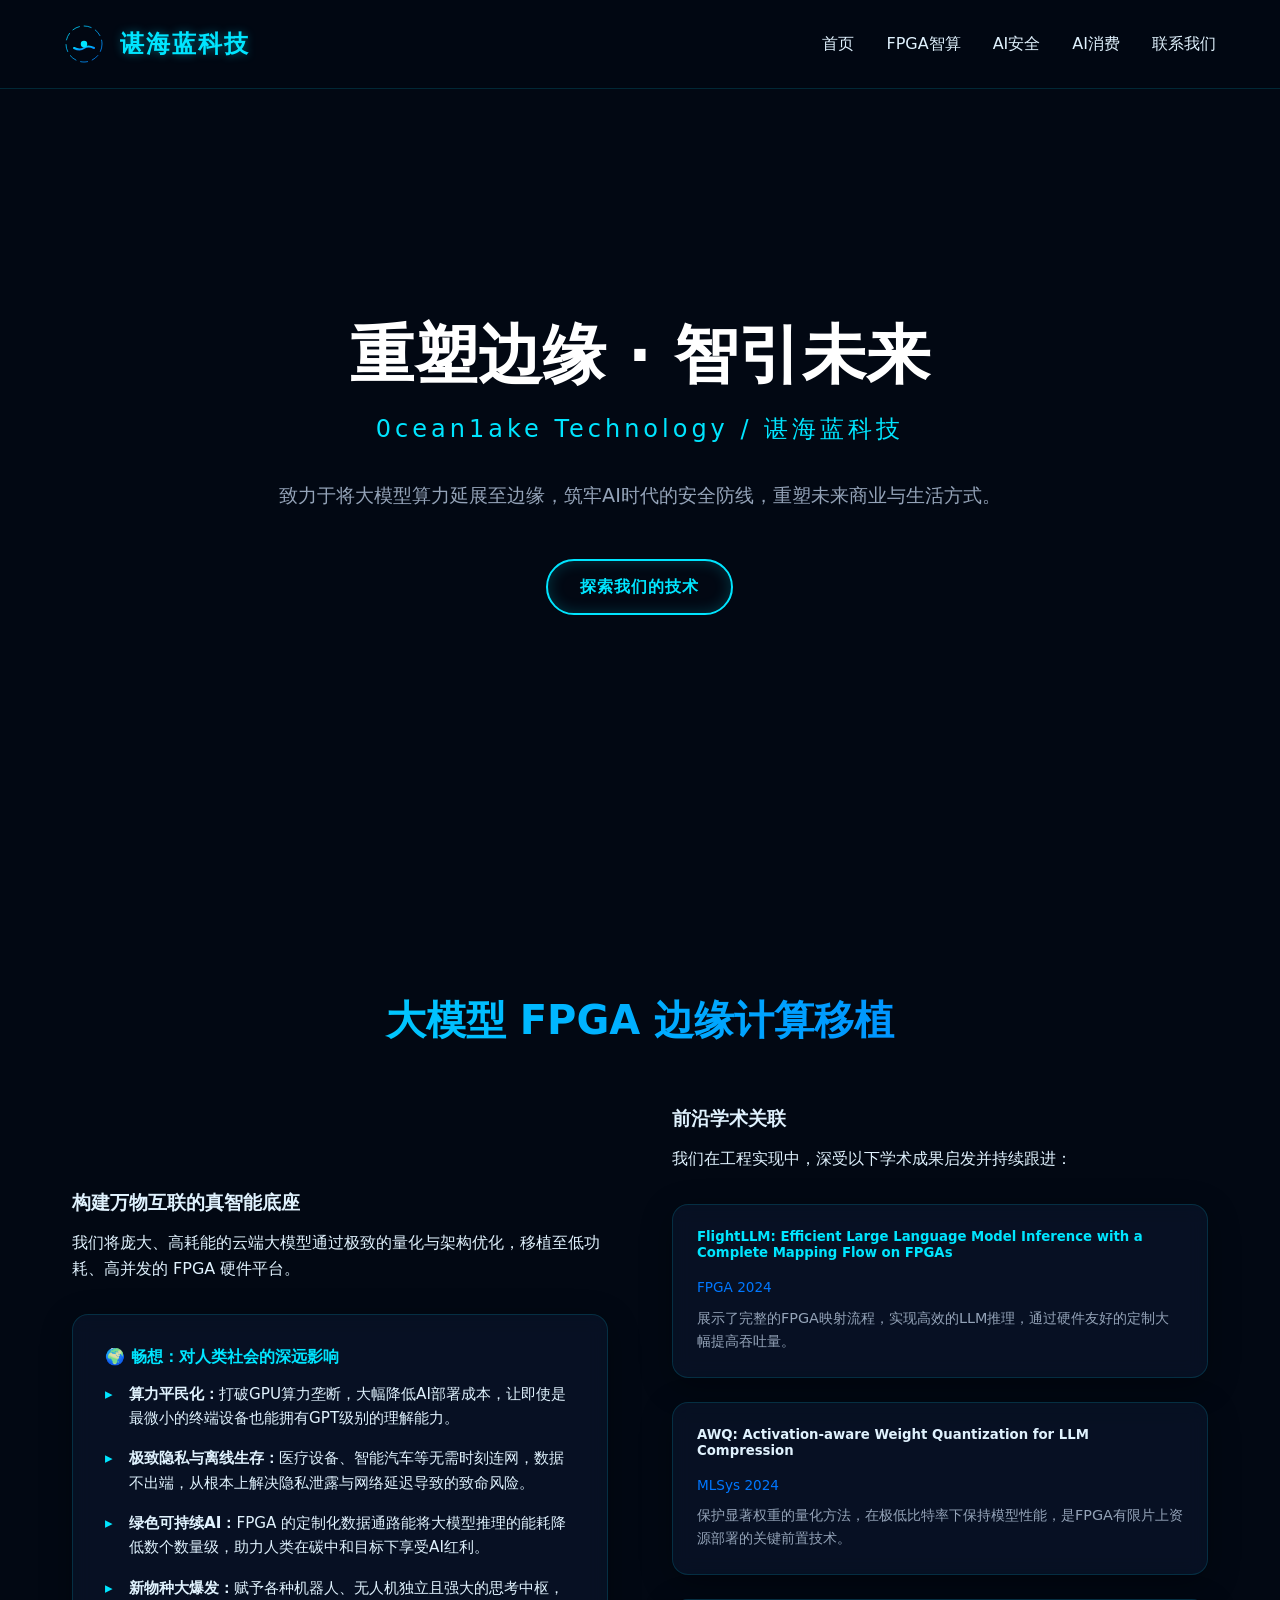
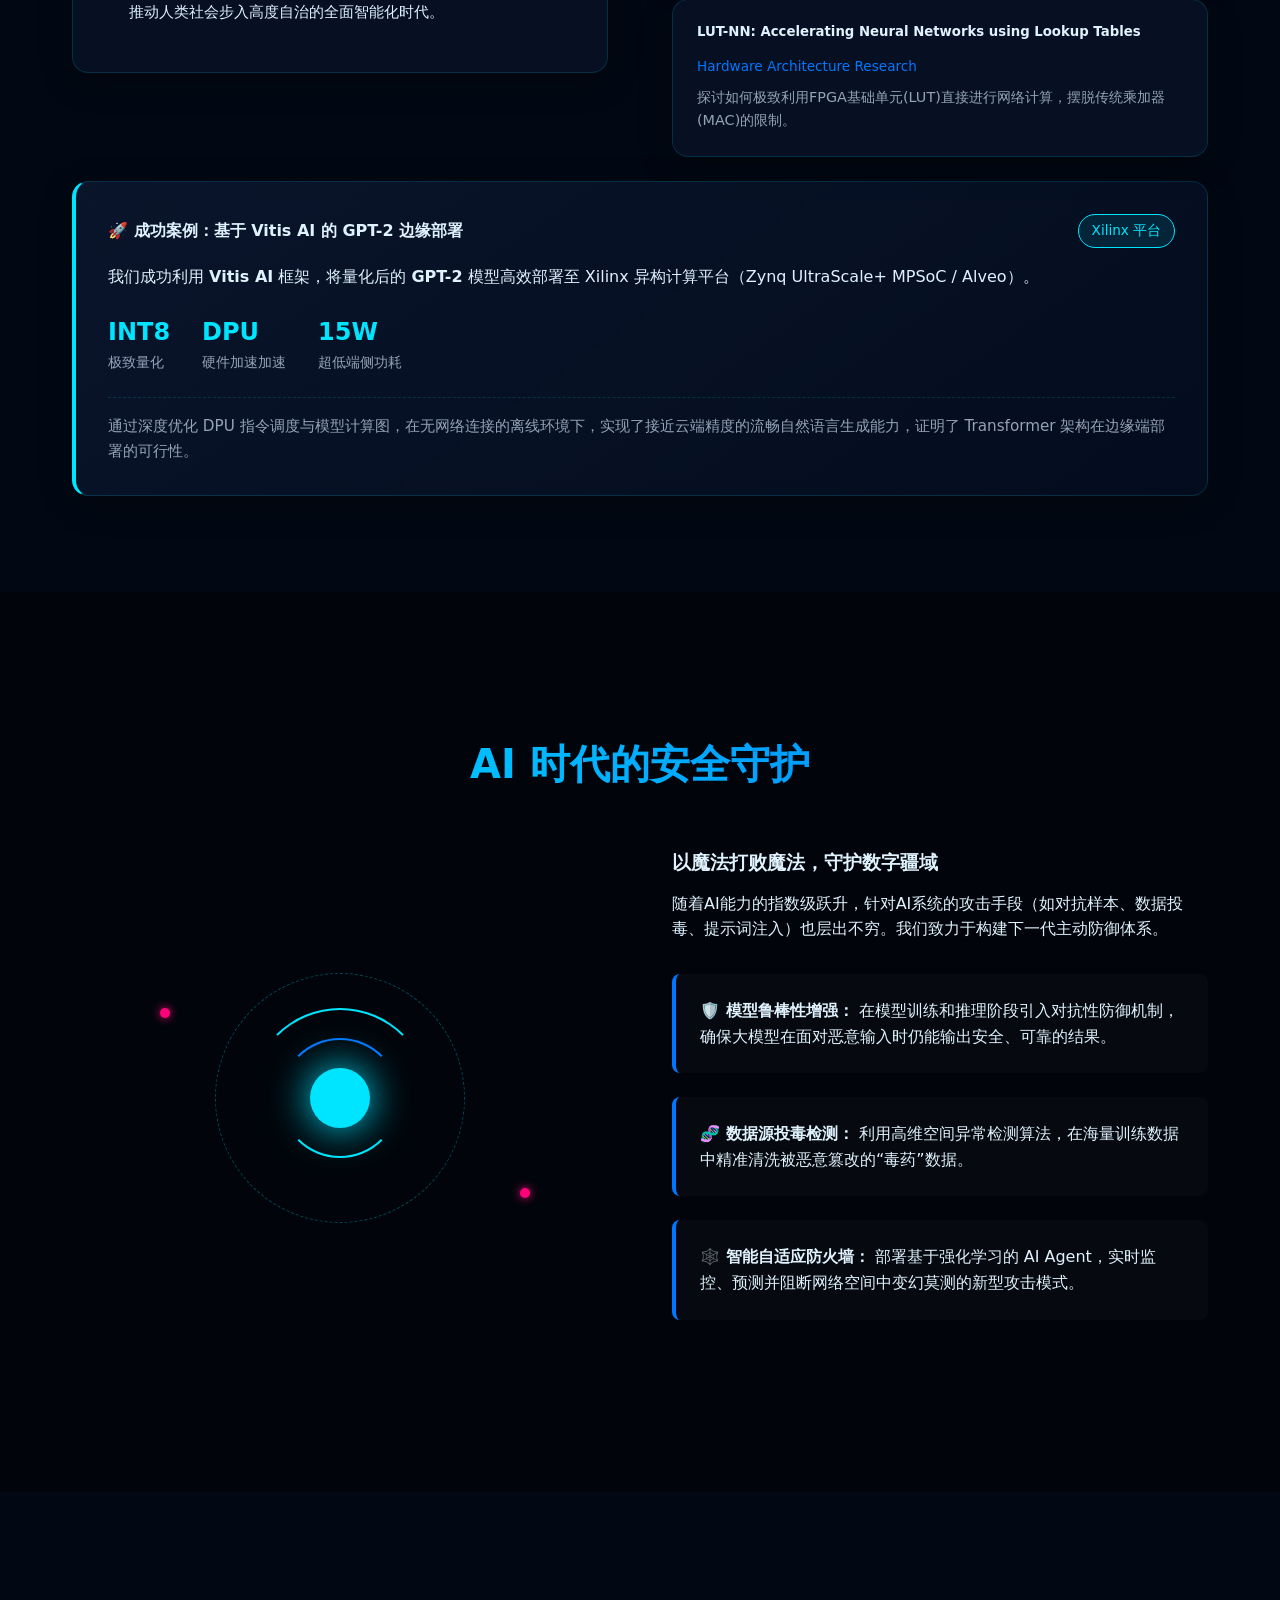
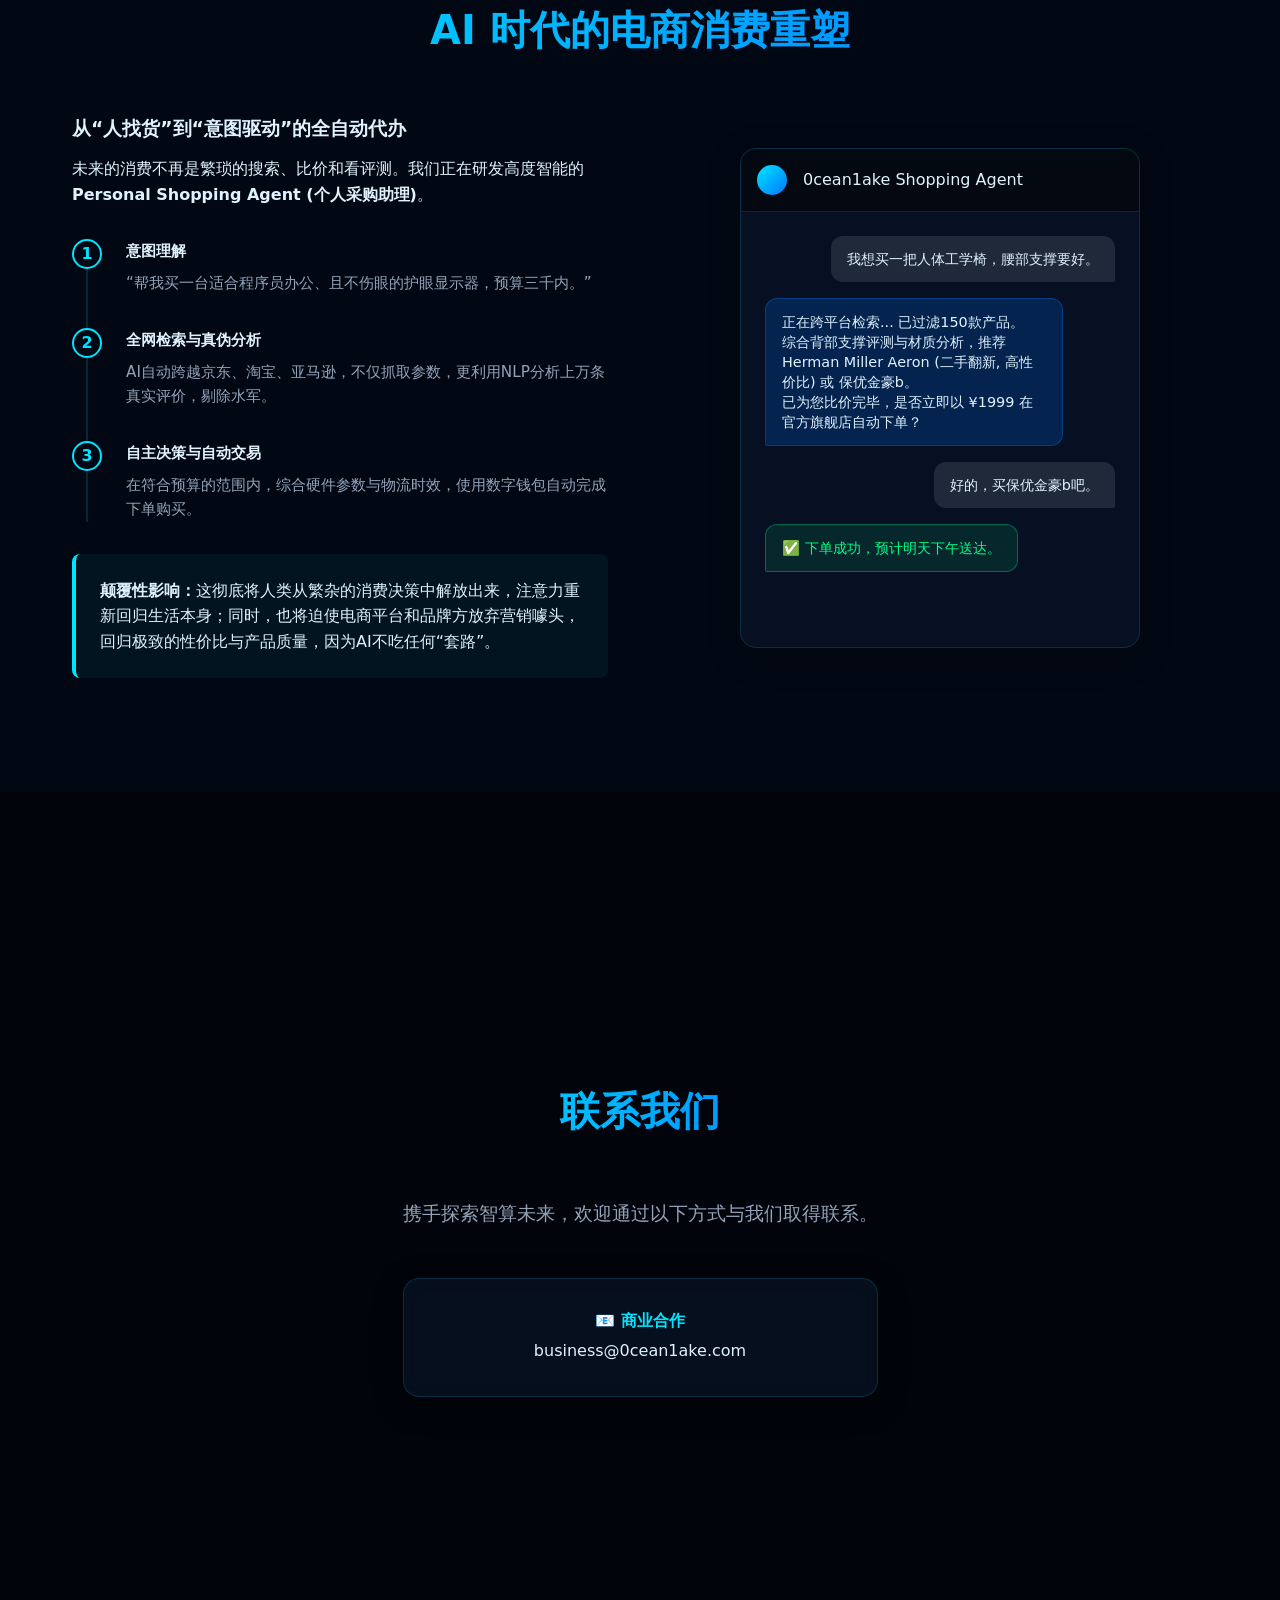
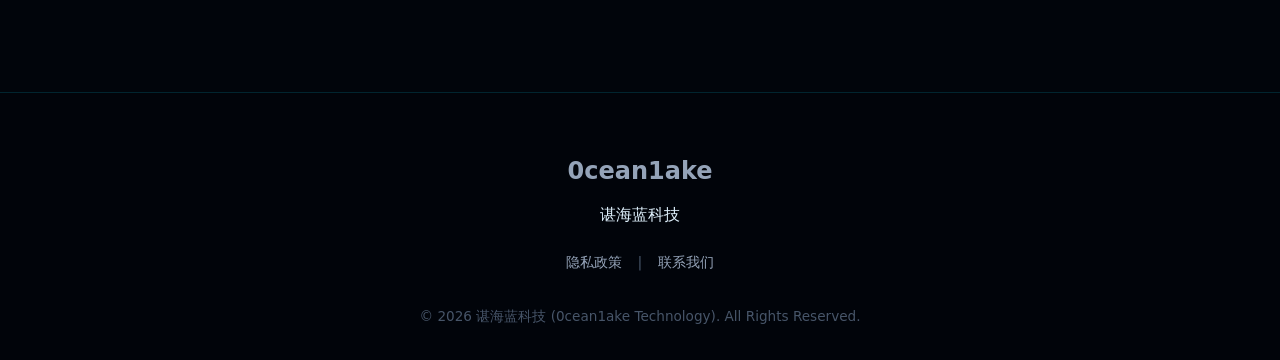
<file: index.html>
<!DOCTYPE html>
<html lang="zh-CN">
<head>
    <meta charset="UTF-8">
    <meta name="viewport" content="width=device-width, initial-scale=1.0">
    <title>谌海蓝科技 - 0cean1ake Technology</title>
    <link rel="icon" type="image/svg+xml" href="data:image/svg+xml,<svg xmlns=%22http://www.w3.org/2000/svg%22 viewBox=%220 0 100 100%22><circle cx=%2250%22 cy=%2250%22 r=%2245%22 fill=%22none%22 stroke=%22%2300e5ff%22 stroke-width=%228%22/><circle cx=%2250%22 cy=%2250%22 r=%2215%22 fill=%22%2300e5ff%22/></svg>">
    <link rel="stylesheet" href="styles.css">
</head>
<body>
    <div id="particles"></div>
    
    <header class="navbar">
        <div class="logo">
            <svg class="logo-svg" viewBox="0 0 100 100" xmlns="http://www.w3.org/2000/svg">
                <defs>
                    <linearGradient id="logo-grad" x1="0%" y1="0%" x2="100%" y2="100%">
                        <stop offset="0%" style="stop-color:var(--primary-color);stop-opacity:1" />
                        <stop offset="100%" style="stop-color:var(--secondary-color);stop-opacity:1" />
                    </linearGradient>
                </defs>
                <!-- Outer Ring -->
                <circle cx="50" cy="50" r="45" fill="none" stroke="url(#logo-grad)" stroke-width="2" stroke-dasharray="20 10" />
                <!-- Wave/Lake Motif -->
                <path d="M25 60 Q40 40 50 60 T75 60" fill="none" stroke="url(#logo-grad)" stroke-width="5" stroke-linecap="round">
                    <animate attributeName="d" values="M25 60 Q40 40 50 60 T75 60; M25 60 Q40 80 50 60 T75 60; M25 60 Q40 40 50 60 T75 60" dur="3s" repeatCount="indefinite" />
                </path>
                <!-- Central Dot/Core -->
                <circle cx="50" cy="50" r="8" fill="var(--primary-color)">
                    <animate attributeName="r" values="8;10;8" dur="2s" repeatCount="indefinite" />
                </circle>
            </svg>
            <span>谌海蓝科技</span>
        </div>
        <nav>
            <ul>
                <li><a href="#hero">首页</a></li>
                <li><a href="#fpga">FPGA智算</a></li>
                <li><a href="#security">AI安全</a></li>
                <li><a href="#ecommerce">AI消费</a></li>
                <li><a href="#contact">联系我们</a></li>
            </ul>
        </nav>
    </header>

    <main>
        <!-- 首屏 -->
        <section id="hero" class="hero section">
            <div class="hero-content fade-in">
                <h1 class="glitch" data-text="重塑边缘 · 智引未来">重塑边缘 · 智引未来</h1>
                <p class="subtitle">0cean1ake Technology / 谌海蓝科技</p>
                <p class="description">
                    致力于将大模型算力延展至边缘，筑牢AI时代的安全防线，重塑未来商业与生活方式。
                </p>
                <div class="cta-group">
                    <a href="#fpga" class="btn btn-primary">探索我们的技术</a>
                </div>
            </div>
        </section>

        <!-- 业务一：FPGA大模型移植 -->
        <section id="fpga" class="section">
            <div class="container">
                <h2 class="section-title fade-in">大模型 FPGA 边缘计算移植</h2>
                <div class="content-grid">
                    <div class="text-block fade-in slide-up">
                        <h3>构建万物互联的真智能底座</h3>
                        <p>我们将庞大、高耗能的云端大模型通过极致的量化与架构优化，移植至低功耗、高并发的 FPGA 硬件平台。</p>
                        
                        <div class="impact-box glass-panel">
                            <h4>🌍 畅想：对人类社会的深远影响</h4>
                            <ul>
                                <li><strong>算力平民化：</strong>打破GPU算力垄断，大幅降低AI部署成本，让即使是最微小的终端设备也能拥有GPT级别的理解能力。</li>
                                <li><strong>极致隐私与离线生存：</strong>医疗设备、智能汽车等无需时刻连网，数据不出端，从根本上解决隐私泄露与网络延迟导致的致命风险。</li>
                                <li><strong>绿色可持续AI：</strong>FPGA 的定制化数据通路能将大模型推理的能耗降低数个数量级，助力人类在碳中和目标下享受AI红利。</li>
                                <li><strong>新物种大爆发：</strong>赋予各种机器人、无人机独立且强大的思考中枢，推动人类社会步入高度自治的全面智能化时代。</li>
                            </ul>
                        </div>
                    </div>
                    
                    <div class="papers-block fade-in slide-up delay-1">
                        <h3>前沿学术关联</h3>
                        <p>我们在工程实现中，深受以下学术成果启发并持续跟进：</p>
                        <div class="paper-cards">
                            <a href="https://dl.acm.org/doi/10.1145/3626202.3637560" target="_blank" class="paper-card glass-panel interactive">
                                <h5>FlightLLM: Efficient Large Language Model Inference with a Complete Mapping Flow on FPGAs</h5>
                                <p class="paper-authors">FPGA 2024</p>
                                <p class="paper-desc">展示了完整的FPGA映射流程，实现高效的LLM推理，通过硬件友好的定制大幅提高吞吐量。</p>
                            </a>
                            <div class="paper-card glass-panel interactive">
                                <h5>AWQ: Activation-aware Weight Quantization for LLM Compression</h5>
                                <p class="paper-authors">MLSys 2024</p>
                                <p class="paper-desc">保护显著权重的量化方法，在极低比特率下保持模型性能，是FPGA有限片上资源部署的关键前置技术。</p>
                            </div>
                            <div class="paper-card glass-panel interactive">
                                <h5>LUT-NN: Accelerating Neural Networks using Lookup Tables</h5>
                                <p class="paper-authors">Hardware Architecture Research</p>
                                <p class="paper-desc">探讨如何极致利用FPGA基础单元(LUT)直接进行网络计算，摆脱传统乘加器(MAC)的限制。</p>
                            </div>
                        </div>
                    </div>
                </div>
                
                <!-- 成功案例：Vitis AI GPT-2 -->
                <div class="case-study glass-panel fade-in slide-up mt-4">
                    <div class="case-header">
                        <h4>🚀 成功案例：基于 Vitis AI 的 GPT-2 边缘部署</h4>
                        <span class="badge">Xilinx 平台</span>
                    </div>
                    <p class="case-desc">我们成功利用 <strong>Vitis AI</strong> 框架，将量化后的 <strong>GPT-2</strong> 模型高效部署至 Xilinx 异构计算平台（Zynq UltraScale+ MPSoC / Alveo）。</p>
                    <div class="case-stats">
                        <div class="stat-item">
                            <span class="stat-value">INT8</span>
                            <span class="stat-label">极致量化</span>
                        </div>
                        <div class="stat-item">
                            <span class="stat-value">DPU</span>
                            <span class="stat-label">硬件加速加速</span>
                        </div>
                        <div class="stat-item">
                            <span class="stat-value">15W</span>
                            <span class="stat-label">超低端侧功耗</span>
                        </div>
                    </div>
                    <p class="case-detail">通过深度优化 DPU 指令调度与模型计算图，在无网络连接的离线环境下，实现了接近云端精度的流畅自然语言生成能力，证明了 Transformer 架构在边缘端部署的可行性。</p>
                </div>
            </div>
        </section>

        <!-- 业务二：AI时代的安全 -->
        <section id="security" class="section dark-alt">
            <div class="container">
                <h2 class="section-title fade-in">AI 时代的安全守护</h2>
                <div class="content-grid reverse">
                    <div class="text-block fade-in slide-up">
                        <h3>以魔法打败魔法，守护数字疆域</h3>
                        <p>随着AI能力的指数级跃升，针对AI系统的攻击手段（如对抗样本、数据投毒、提示词注入）也层出不穷。我们致力于构建下一代主动防御体系。</p>
                        <ul class="feature-list">
                            <li>
                                <strong>🛡️ 模型鲁棒性增强：</strong>
                                在模型训练和推理阶段引入对抗性防御机制，确保大模型在面对恶意输入时仍能输出安全、可靠的结果。
                            </li>
                            <li>
                                <strong>🧬 数据源投毒检测：</strong>
                                利用高维空间异常检测算法，在海量训练数据中精准清洗被恶意篡改的“毒药”数据。
                            </li>
                            <li>
                                <strong>🕸️ 智能自适应防火墙：</strong>
                                部署基于强化学习的 AI Agent，实时监控、预测并阻断网络空间中变幻莫测的新型攻击模式。
                            </li>
                        </ul>
                    </div>
                    <div class="visual-block fade-in slide-up delay-1">
                        <div class="shield-animation">
                            <div class="shield-core"></div>
                            <div class="shield-ring ring-1"></div>
                            <div class="shield-ring ring-2"></div>
                            <div class="shield-ring ring-3"></div>
                            <div class="threat-particle"></div>
                            <div class="threat-particle t-2"></div>
                        </div>
                    </div>
                </div>
            </div>
        </section>

        <!-- 业务三：AI电商消费 -->
        <section id="ecommerce" class="section">
            <div class="container">
                <h2 class="section-title fade-in">AI 时代的电商消费重塑</h2>
                <div class="content-grid">
                    <div class="text-block fade-in slide-up">
                        <h3>从“人找货”到“意图驱动”的全自动代办</h3>
                        <p>未来的消费不再是繁琐的搜索、比价和看评测。我们正在研发高度智能的 <strong>Personal Shopping Agent (个人采购助理)</strong>。</p>
                        <div class="agent-workflow">
                            <div class="step">
                                <span class="step-num">1</span>
                                <div class="step-text">
                                    <strong>意图理解</strong>
                                    “帮我买一台适合程序员办公、且不伤眼的护眼显示器，预算三千内。”
                                </div>
                            </div>
                            <div class="step">
                                <span class="step-num">2</span>
                                <div class="step-text">
                                    <strong>全网检索与真伪分析</strong>
                                    AI自动跨越京东、淘宝、亚马逊，不仅抓取参数，更利用NLP分析上万条真实评价，剔除水军。
                                </div>
                            </div>
                            <div class="step">
                                <span class="step-num">3</span>
                                <div class="step-text">
                                    <strong>自主决策与自动交易</strong>
                                    在符合预算的范围内，综合硬件参数与物流时效，使用数字钱包自动完成下单购买。
                                </div>
                            </div>
                        </div>
                        <p class="highlight-text mt-4">
                            <strong>颠覆性影响：</strong>这彻底将人类从繁杂的消费决策中解放出来，注意力重新回归生活本身；同时，也将迫使电商平台和品牌方放弃营销噱头，回归极致的性价比与产品质量，因为AI不吃任何“套路”。
                        </p>
                    </div>
                    <div class="visual-block fade-in slide-up delay-1">
                        <div class="shopping-bot-ui glass-panel">
                            <div class="bot-header">
                                <div class="bot-avatar"></div>
                                <span>0cean1ake Shopping Agent</span>
                            </div>
                            <div class="bot-messages">
                                <div class="msg user">我想买一把人体工学椅，腰部支撑要好。</div>
                                <div class="msg bot">正在跨平台检索... 已过滤150款产品。<br>综合背部支撑评测与材质分析，推荐 Herman Miller Aeron (二手翻新, 高性价比) 或 保优金豪b。<br>已为您比价完毕，是否立即以 ¥1999 在官方旗舰店自动下单？</div>
                                <div class="msg user">好的，买保优金豪b吧。</div>
                                <div class="msg bot success">✅ 下单成功，预计明天下午送达。</div>
                            </div>
                        </div>
                    </div>
                </div>
            </div>
        </section>
        <!-- 联系我们 -->
        <section id="contact" class="section dark-alt">
            <div class="container text-center">
                <h2 class="section-title fade-in">联系我们</h2>
                <div class="contact-info fade-in slide-up">
                    <p class="description">携手探索智算未来，欢迎通过以下方式与我们取得联系。</p>
                    <div class="contact-cards mt-4">
                        <div class="contact-card glass-panel">
                            <h4>📧 商业合作</h4>
                            <p>business@0cean1ake.com</p>
                        </div>
                    </div>
                </div>
            </div>
        </section>
    </main>

    <footer>
        <div class="container text-center">
            <h2 class="footer-logo">0cean1ake</h2>
            <p>谌海蓝科技</p>
            <div class="footer-links mt-4">
                <a href="privacy.html">隐私政策</a>
                <span class="divider">|</span>
                <a href="#contact">联系我们</a>
            </div>
            <p class="copyright">&copy; 2026 谌海蓝科技 (0cean1ake Technology). All Rights Reserved.</p>
        </div>
    </footer>

    <script src="script.js"></script>
</body>
</html>
</file>
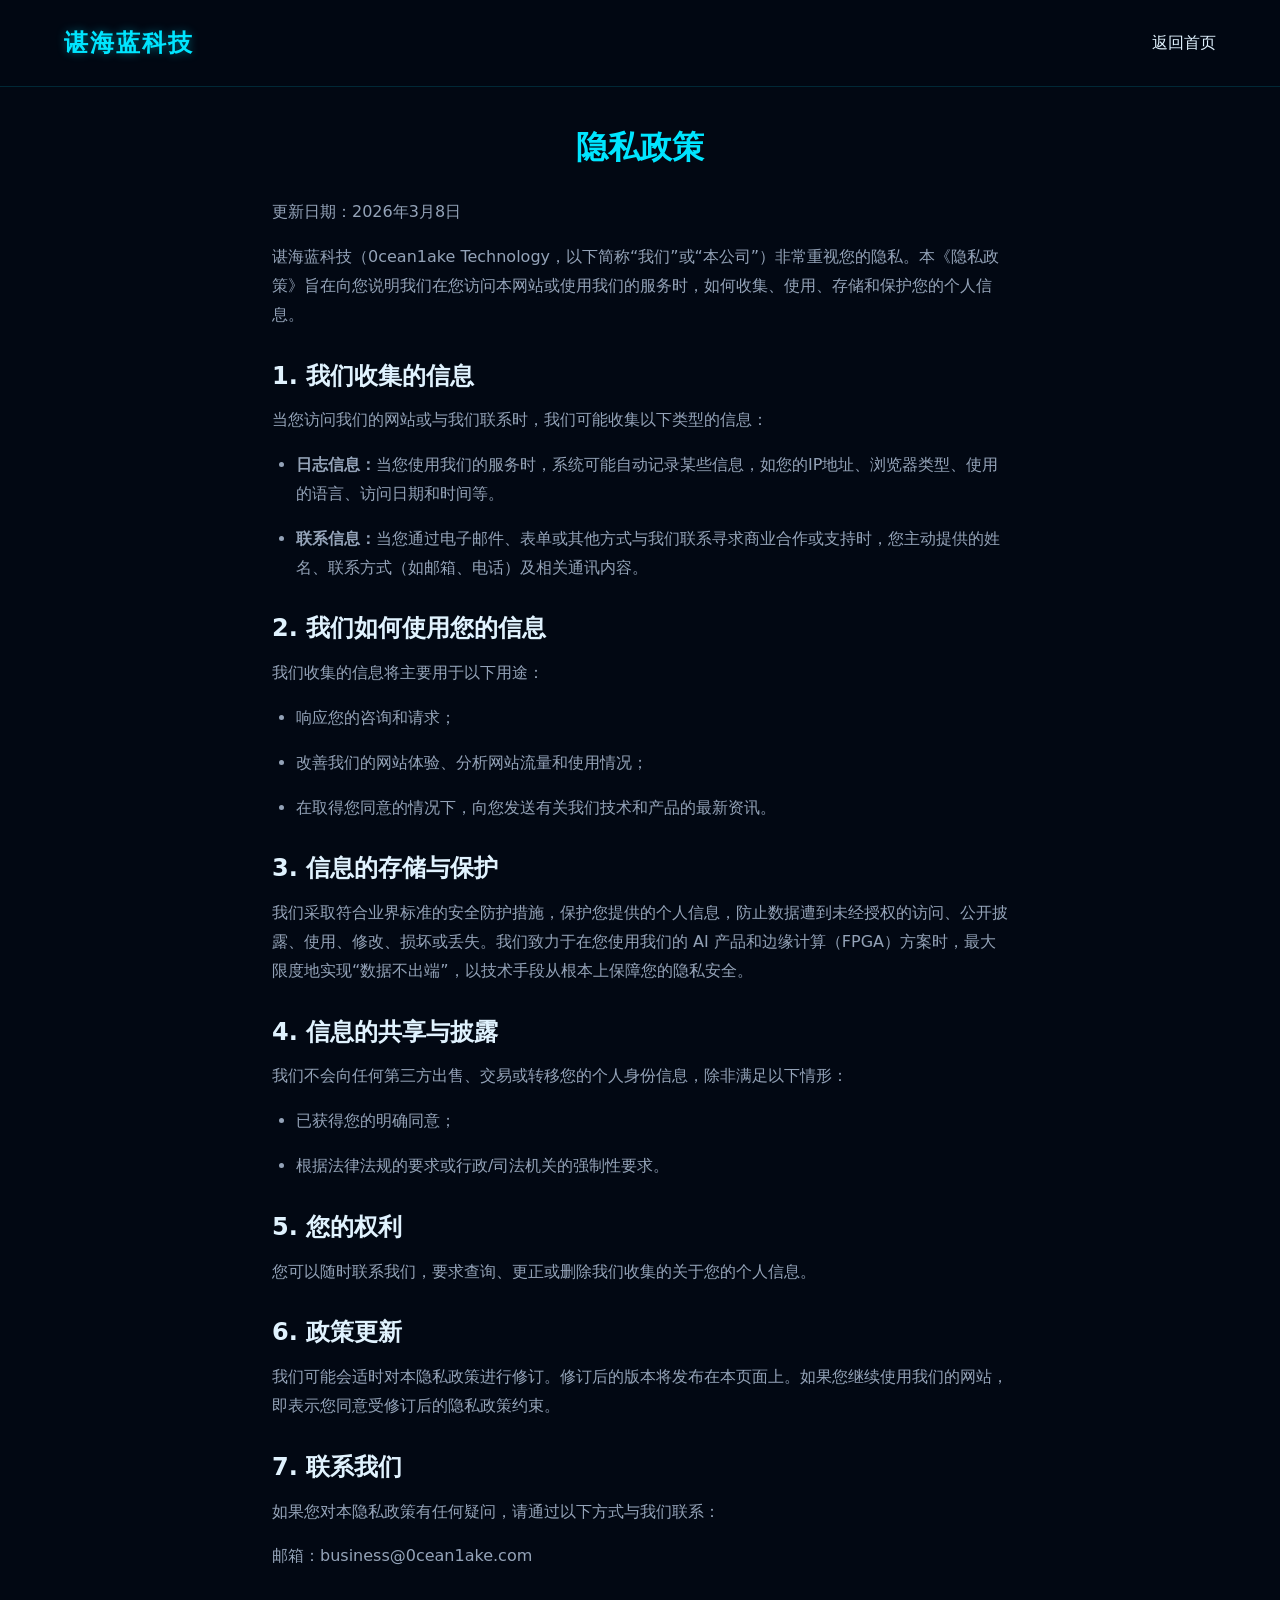
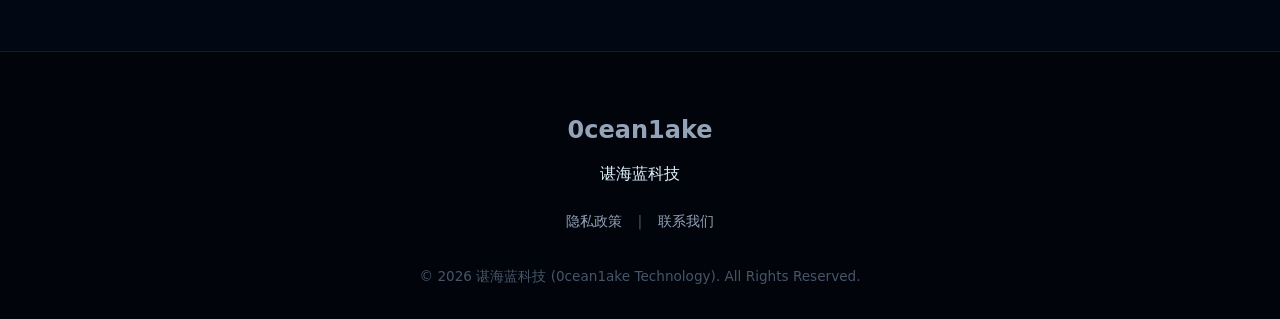
<file: privacy.html>
<!DOCTYPE html>
<html lang="zh-CN">
<head>
    <meta charset="UTF-8">
    <meta name="viewport" content="width=device-width, initial-scale=1.0">
    <title>隐私政策 - 谌海蓝科技</title>
    <link rel="icon" type="image/svg+xml" href="data:image/svg+xml,<svg xmlns=%22http://www.w3.org/2000/svg%22 viewBox=%220 0 100 100%22><circle cx=%2250%22 cy=%2250%22 r=%2245%22 fill=%22none%22 stroke=%22%2300e5ff%22 stroke-width=%228%22/><circle cx=%2250%22 cy=%2250%22 r=%2215%22 fill=%22%2300e5ff%22/></svg>">
    <link rel="stylesheet" href="styles.css">
    <style>
        .privacy-content {
            padding-top: 8rem;
            padding-bottom: 4rem;
            max-width: 800px;
            margin: 0 auto;
        }
        .privacy-content h1 {
            color: var(--primary-color);
            margin-bottom: 2rem;
            text-align: center;
        }
        .privacy-content h2 {
            margin-top: 2rem;
            margin-bottom: 1rem;
            color: var(--text-main);
            font-size: 1.5rem;
        }
        .privacy-content p, .privacy-content li {
            color: var(--text-muted);
            line-height: 1.8;
            margin-bottom: 1rem;
        }
        .privacy-content ul {
            padding-left: 1.5rem;
            margin-bottom: 1rem;
        }
    </style>
</head>
<body>
    <div id="particles"></div>
    
    <header class="navbar">
        <div class="logo">谌海蓝科技</div>
        <nav>
            <ul>
                <li><a href="index.html">返回首页</a></li>
            </ul>
        </nav>
    </header>

    <main class="container privacy-content fade-in">
        <h1>隐私政策</h1>
        <p>更新日期：2026年3月8日</p>
        <p>谌海蓝科技（0cean1ake Technology，以下简称“我们”或“本公司”）非常重视您的隐私。本《隐私政策》旨在向您说明我们在您访问本网站或使用我们的服务时，如何收集、使用、存储和保护您的个人信息。</p>

        <h2>1. 我们收集的信息</h2>
        <p>当您访问我们的网站或与我们联系时，我们可能收集以下类型的信息：</p>
        <ul>
            <li><strong>日志信息：</strong>当您使用我们的服务时，系统可能自动记录某些信息，如您的IP地址、浏览器类型、使用的语言、访问日期和时间等。</li>
            <li><strong>联系信息：</strong>当您通过电子邮件、表单或其他方式与我们联系寻求商业合作或支持时，您主动提供的姓名、联系方式（如邮箱、电话）及相关通讯内容。</li>
        </ul>

        <h2>2. 我们如何使用您的信息</h2>
        <p>我们收集的信息将主要用于以下用途：</p>
        <ul>
            <li>响应您的咨询和请求；</li>
            <li>改善我们的网站体验、分析网站流量和使用情况；</li>
            <li>在取得您同意的情况下，向您发送有关我们技术和产品的最新资讯。</li>
        </ul>

        <h2>3. 信息的存储与保护</h2>
        <p>我们采取符合业界标准的安全防护措施，保护您提供的个人信息，防止数据遭到未经授权的访问、公开披露、使用、修改、损坏或丢失。我们致力于在您使用我们的 AI 产品和边缘计算（FPGA）方案时，最大限度地实现“数据不出端”，以技术手段从根本上保障您的隐私安全。</p>

        <h2>4. 信息的共享与披露</h2>
        <p>我们不会向任何第三方出售、交易或转移您的个人身份信息，除非满足以下情形：</p>
        <ul>
            <li>已获得您的明确同意；</li>
            <li>根据法律法规的要求或行政/司法机关的强制性要求。</li>
        </ul>

        <h2>5. 您的权利</h2>
        <p>您可以随时联系我们，要求查询、更正或删除我们收集的关于您的个人信息。</p>

        <h2>6. 政策更新</h2>
        <p>我们可能会适时对本隐私政策进行修订。修订后的版本将发布在本页面上。如果您继续使用我们的网站，即表示您同意受修订后的隐私政策约束。</p>

        <h2>7. 联系我们</h2>
        <p>如果您对本隐私政策有任何疑问，请通过以下方式与我们联系：</p>
        <p>邮箱：business@0cean1ake.com</p>
    </main>

    <footer>
        <div class="container text-center">
            <h2 class="footer-logo">0cean1ake</h2>
            <p>谌海蓝科技</p>
            <div class="footer-links mt-4">
                <a href="privacy.html">隐私政策</a>
                <span class="divider">|</span>
                <a href="index.html#contact">联系我们</a>
            </div>
            <p class="copyright">&copy; 2026 谌海蓝科技 (0cean1ake Technology). All Rights Reserved.</p>
        </div>
    </footer>

    <script src="script.js"></script>
</body>
</html>
</file>
<file: styles.css>
/* Base Styles & Variables */
:root {
    --bg-dark: #020813;
    --bg-light: #06142e;
    --primary-color: #00e5ff;
    --secondary-color: #0077ff;
    --accent-color: #ff007b;
    --text-main: #e0f2fe;
    --text-muted: #94a3b8;
    --glass-bg: rgba(16, 30, 60, 0.4);
    --glass-border: rgba(0, 229, 255, 0.15);
    --font-family: 'Segoe UI', system-ui, -apple-system, sans-serif;
}

* {
    margin: 0;
    padding: 0;
    box-sizing: border-box;
}

body, html {
    width: 100%;
    font-family: var(--font-family);
    background-color: var(--bg-dark);
    color: var(--text-main);
    overflow-x: hidden;
    scroll-behavior: smooth;
    line-height: 1.6;
}

/* Typography */
h1, h2, h3, h4, h5 {
    font-weight: 600;
    margin-bottom: 1rem;
    line-height: 1.2;
}

a {
    color: var(--primary-color);
    text-decoration: none;
    transition: all 0.3s ease;
}

a:hover {
    text-shadow: 0 0 8px var(--primary-color);
}

/* Background Particles Container */
#particles {
    position: fixed;
    top: 0;
    left: 0;
    width: 100%;
    height: 100%;
    z-index: -1;
    pointer-events: none;
    background: radial-gradient(circle at center, var(--bg-light) 0%, var(--bg-dark) 100%);
}

/* Layout & Components */
.container {
    max-width: 1200px;
    margin: 0 auto;
    padding: 0 2rem;
}

.section {
    padding: 6rem 0;
    min-height: 100vh;
    display: flex;
    flex-direction: column;
    justify-content: center;
}

.section-title {
    font-size: 2.5rem;
    text-align: center;
    margin-bottom: 4rem;
    background: linear-gradient(90deg, var(--primary-color), var(--secondary-color));
    -webkit-background-clip: text;
    -webkit-text-fill-color: transparent;
}

/* Navbar */
.navbar {
    position: fixed;
    top: 0;
    width: 100%;
    padding: 1.5rem 4rem;
    display: flex;
    justify-content: space-between;
    align-items: center;
    z-index: 100;
    background: rgba(2, 8, 19, 0.8);
    backdrop-filter: blur(12px);
    border-bottom: 1px solid var(--glass-border);
}

.logo {
    display: flex;
    align-items: center;
    gap: 1rem;
    font-size: 1.5rem;
    font-weight: bold;
    letter-spacing: 2px;
    color: var(--primary-color);
    text-shadow: 0 0 10px rgba(0, 229, 255, 0.4);
}

.logo-svg {
    width: 40px;
    height: 40px;
}

.navbar ul {
    list-style: none;
    display: flex;
    gap: 2rem;
}

.navbar a {
    color: var(--text-main);
    font-size: 1rem;
    font-weight: 500;
}

.navbar a:hover {
    color: var(--primary-color);
}

/* Buttons */
.btn {
    display: inline-block;
    padding: 0.8rem 2rem;
    border-radius: 30px;
    font-weight: bold;
    text-transform: uppercase;
    letter-spacing: 1px;
    cursor: pointer;
    transition: all 0.3s;
}

.btn-primary {
    background: transparent;
    border: 2px solid var(--primary-color);
    color: var(--primary-color);
    box-shadow: 0 0 15px rgba(0, 229, 255, 0.2) inset;
}

.btn-primary:hover {
    background: var(--primary-color);
    color: var(--bg-dark);
    box-shadow: 0 0 25px rgba(0, 229, 255, 0.6);
}

/* Glass Panel */
.glass-panel {
    background: var(--glass-bg);
    border: 1px solid var(--glass-border);
    border-radius: 16px;
    padding: 2rem;
    backdrop-filter: blur(10px);
    box-shadow: 0 8px 32px rgba(0, 0, 0, 0.3);
}

/* Hero Section */
.hero {
    text-align: center;
    padding-top: 8rem;
}

.hero-content {
    max-width: 800px;
    margin: 0 auto;
}

.glitch {
    font-size: 4rem;
    font-weight: bold;
    position: relative;
    color: #fff;
    margin-bottom: 1rem;
}

.subtitle {
    font-size: 1.5rem;
    color: var(--primary-color);
    margin-bottom: 2rem;
    letter-spacing: 4px;
}

.description {
    font-size: 1.2rem;
    color: var(--text-muted);
    margin-bottom: 3rem;
}

/* Grid Layouts */
.content-grid {
    display: grid;
    grid-template-columns: 1fr 1fr;
    gap: 4rem;
    align-items: center;
}

.content-grid.reverse {
    direction: rtl;
}

.content-grid.reverse > * {
    direction: ltr;
}

/* FPGA Section */
.impact-box {
    margin-top: 2rem;
}

.impact-box h4 {
    color: var(--primary-color);
}

.impact-box ul {
    list-style: none;
    margin-top: 1rem;
}

.impact-box li {
    margin-bottom: 1rem;
    font-size: 0.95rem;
    padding-left: 1.5rem;
    position: relative;
}

.impact-box li::before {
    content: '▸';
    position: absolute;
    left: 0;
    color: var(--primary-color);
}

.papers-block .paper-cards {
    display: flex;
    flex-direction: column;
    gap: 1.5rem;
    margin-top: 2rem;
}

.paper-card {
    display: block;
    padding: 1.5rem;
    text-align: left;
    transition: transform 0.3s, box-shadow 0.3s;
}

.paper-card.interactive:hover {
    transform: translateY(-5px);
    border-color: var(--primary-color);
    box-shadow: 0 10px 30px rgba(0, 229, 255, 0.1);
}

.paper-authors {
    color: var(--secondary-color);
    font-size: 0.85rem;
    margin-bottom: 0.5rem;
}

.paper-desc {
    font-size: 0.9rem;
    color: var(--text-muted);
}

.case-study {
    margin-top: 3rem;
    background: linear-gradient(145deg, rgba(16, 30, 60, 0.6), rgba(6, 20, 46, 0.4));
    border-left: 4px solid var(--primary-color);
}

.case-header {
    display: flex;
    justify-content: space-between;
    align-items: center;
    margin-bottom: 1rem;
    flex-wrap: wrap;
    gap: 1rem;
}

.case-header h4 {
    margin: 0;
    color: var(--text-main);
}

.badge {
    background: rgba(0, 229, 255, 0.1);
    color: var(--primary-color);
    padding: 0.3rem 0.8rem;
    border-radius: 20px;
    font-size: 0.85rem;
    border: 1px solid var(--primary-color);
}

.case-desc {
    margin-bottom: 1.5rem;
}

.case-stats {
    display: flex;
    gap: 2rem;
    margin-bottom: 1.5rem;
    flex-wrap: wrap;
}

.stat-item {
    display: flex;
    flex-direction: column;
}

.stat-value {
    font-size: 1.5rem;
    font-weight: bold;
    color: var(--primary-color);
}

.stat-label {
    font-size: 0.85rem;
    color: var(--text-muted);
}

.case-detail {
    font-size: 0.95rem;
    color: var(--text-muted);
    border-top: 1px dashed var(--glass-border);
    padding-top: 1rem;
}

/* Security Section */
.dark-alt {
    background: rgba(0, 0, 0, 0.4);
}

.feature-list {
    list-style: none;
    margin-top: 2rem;
}

.feature-list li {
    margin-bottom: 1.5rem;
    background: rgba(255, 255, 255, 0.02);
    padding: 1.5rem;
    border-radius: 8px;
    border-left: 4px solid var(--secondary-color);
}

/* Shield Animation */
.visual-block {
    display: flex;
    justify-content: center;
    align-items: center;
    min-height: 400px;
}

.shield-animation {
    position: relative;
    width: 300px;
    height: 300px;
    display: flex;
    justify-content: center;
    align-items: center;
}

.shield-core {
    width: 60px;
    height: 60px;
    background: var(--primary-color);
    border-radius: 50%;
    box-shadow: 0 0 40px var(--primary-color);
    z-index: 10;
}

.shield-ring {
    position: absolute;
    border-radius: 50%;
    border: 2px solid transparent;
    border-top-color: var(--secondary-color);
    border-bottom-color: var(--primary-color);
    animation: spin linear infinite;
}

.ring-1 { width: 120px; height: 120px; animation-duration: 4s; }
.ring-2 { width: 180px; height: 180px; animation-duration: 7s; animation-direction: reverse; border-top-color: var(--primary-color); border-bottom-color: transparent; }
.ring-3 { width: 250px; height: 250px; animation-duration: 10s; border: 1px dashed rgba(0, 229, 255, 0.3); }

@keyframes spin {
    100% { transform: rotate(360deg); }
}

.threat-particle {
    position: absolute;
    width: 10px;
    height: 10px;
    background: var(--accent-color);
    border-radius: 50%;
    box-shadow: 0 0 10px var(--accent-color);
    top: 20%;
    left: -10%;
    animation: attack 3s infinite ease-in;
}

.threat-particle.t-2 {
    top: 80%;
    left: 110%;
    animation: attack2 4s infinite ease-in 1s;
}

@keyframes attack {
    0% { transform: translate(0, 0); opacity: 0; }
    50% { opacity: 1; }
    100% { transform: translate(150px, 80px); opacity: 0; }
}
@keyframes attack2 {
    0% { transform: translate(0, 0); opacity: 0; }
    50% { opacity: 1; }
    100% { transform: translate(-150px, -80px); opacity: 0; }
}

/* Ecommerce Section */
.agent-workflow {
    margin-top: 2rem;
    position: relative;
}

.agent-workflow::before {
    content: '';
    position: absolute;
    left: 14px;
    top: 0;
    bottom: 0;
    width: 2px;
    background: var(--glass-border);
}

.step {
    display: flex;
    margin-bottom: 2rem;
    position: relative;
}

.step-num {
    width: 30px;
    height: 30px;
    background: var(--bg-dark);
    border: 2px solid var(--primary-color);
    border-radius: 50%;
    display: flex;
    align-items: center;
    justify-content: center;
    font-weight: bold;
    color: var(--primary-color);
    margin-right: 1.5rem;
    z-index: 1;
    flex-shrink: 0;
}

.step-text strong {
    display: block;
    color: var(--text-main);
    margin-bottom: 0.5rem;
}

.step-text {
    color: var(--text-muted);
    font-size: 0.95rem;
}

.highlight-text {
    padding: 1.5rem;
    background: rgba(0, 229, 255, 0.05);
    border-radius: 8px;
    border-left: 4px solid var(--primary-color);
}

.shopping-bot-ui {
    width: 100%;
    max-width: 400px;
    height: 500px;
    display: flex;
    flex-direction: column;
    padding: 0;
    overflow: hidden;
}

.bot-header {
    background: rgba(0, 0, 0, 0.5);
    padding: 1rem;
    display: flex;
    align-items: center;
    border-bottom: 1px solid var(--glass-border);
}

.bot-avatar {
    width: 30px;
    height: 30px;
    background: linear-gradient(135deg, var(--primary-color), var(--secondary-color));
    border-radius: 50%;
    margin-right: 1rem;
}

.bot-messages {
    flex: 1;
    padding: 1.5rem;
    display: flex;
    flex-direction: column;
    gap: 1rem;
    overflow-y: auto;
}

.msg {
    padding: 0.8rem 1rem;
    border-radius: 12px;
    font-size: 0.9rem;
    max-width: 85%;
    line-height: 1.4;
}

.msg.user {
    background: rgba(255, 255, 255, 0.1);
    align-self: flex-end;
    border-bottom-right-radius: 2px;
}

.msg.bot {
    background: rgba(0, 119, 255, 0.2);
    border: 1px solid rgba(0, 119, 255, 0.3);
    align-self: flex-start;
    border-bottom-left-radius: 2px;
}

.msg.success {
    background: rgba(0, 255, 136, 0.1);
    border-color: rgba(0, 255, 136, 0.3);
    color: #00ff88;
}

/* Contact Section */
.contact-info {
    max-width: 600px;
    margin: 0 auto;
}

.contact-cards {
    display: flex;
    gap: 2rem;
    justify-content: center;
    flex-wrap: wrap;
}

.contact-card {
    flex: 1;
    min-width: 250px;
    padding: 2rem;
    transition: transform 0.3s;
}

.contact-card:hover {
    transform: translateY(-5px);
}

.contact-card h4 {
    color: var(--primary-color);
    margin-bottom: 0.5rem;
}

/* Footer */
footer {
    padding: 4rem 0 2rem;
    background: #01040a;
    border-top: 1px solid var(--glass-border);
}

.footer-logo {
    color: var(--text-muted);
    font-size: 1.5rem;
}

.footer-links {
    display: flex;
    justify-content: center;
    align-items: center;
    gap: 1rem;
    font-size: 0.9rem;
}

.footer-links a {
    color: var(--text-muted);
}

.footer-links a:hover {
    color: var(--primary-color);
}

.footer-links .divider {
    color: #475569;
}

.copyright {
    margin-top: 2rem;
    color: #475569;
    font-size: 0.85rem;
}

.icp-record {
    margin-top: 0.5rem;
    font-size: 0.85rem;
}

.icp-record a {
    color: #475569;
}

.icp-record a:hover {
    color: var(--primary-color);
}

/* Animations & Utility Classes */
.mt-4 { margin-top: 1.5rem; }
.text-center { text-align: center; }

.fade-in {
    opacity: 0;
    transition: opacity 0.8s ease-out, transform 0.8s ease-out;
}

.slide-up {
    transform: translateY(40px);
}

.fade-in.visible {
    opacity: 1;
    transform: translateY(0);
}

.delay-1 { transition-delay: 0.2s; }

/* Responsive Design */
@media (max-width: 768px) {
    .content-grid {
        grid-template-columns: 1fr;
        gap: 2rem;
    }
    .navbar {
        padding: 1rem;
    }
    .navbar ul {
        display: none; /* simple mobile fix */
    }
    .glitch { font-size: 2.5rem; }
    .section { padding: 4rem 0; }
}
</file>
